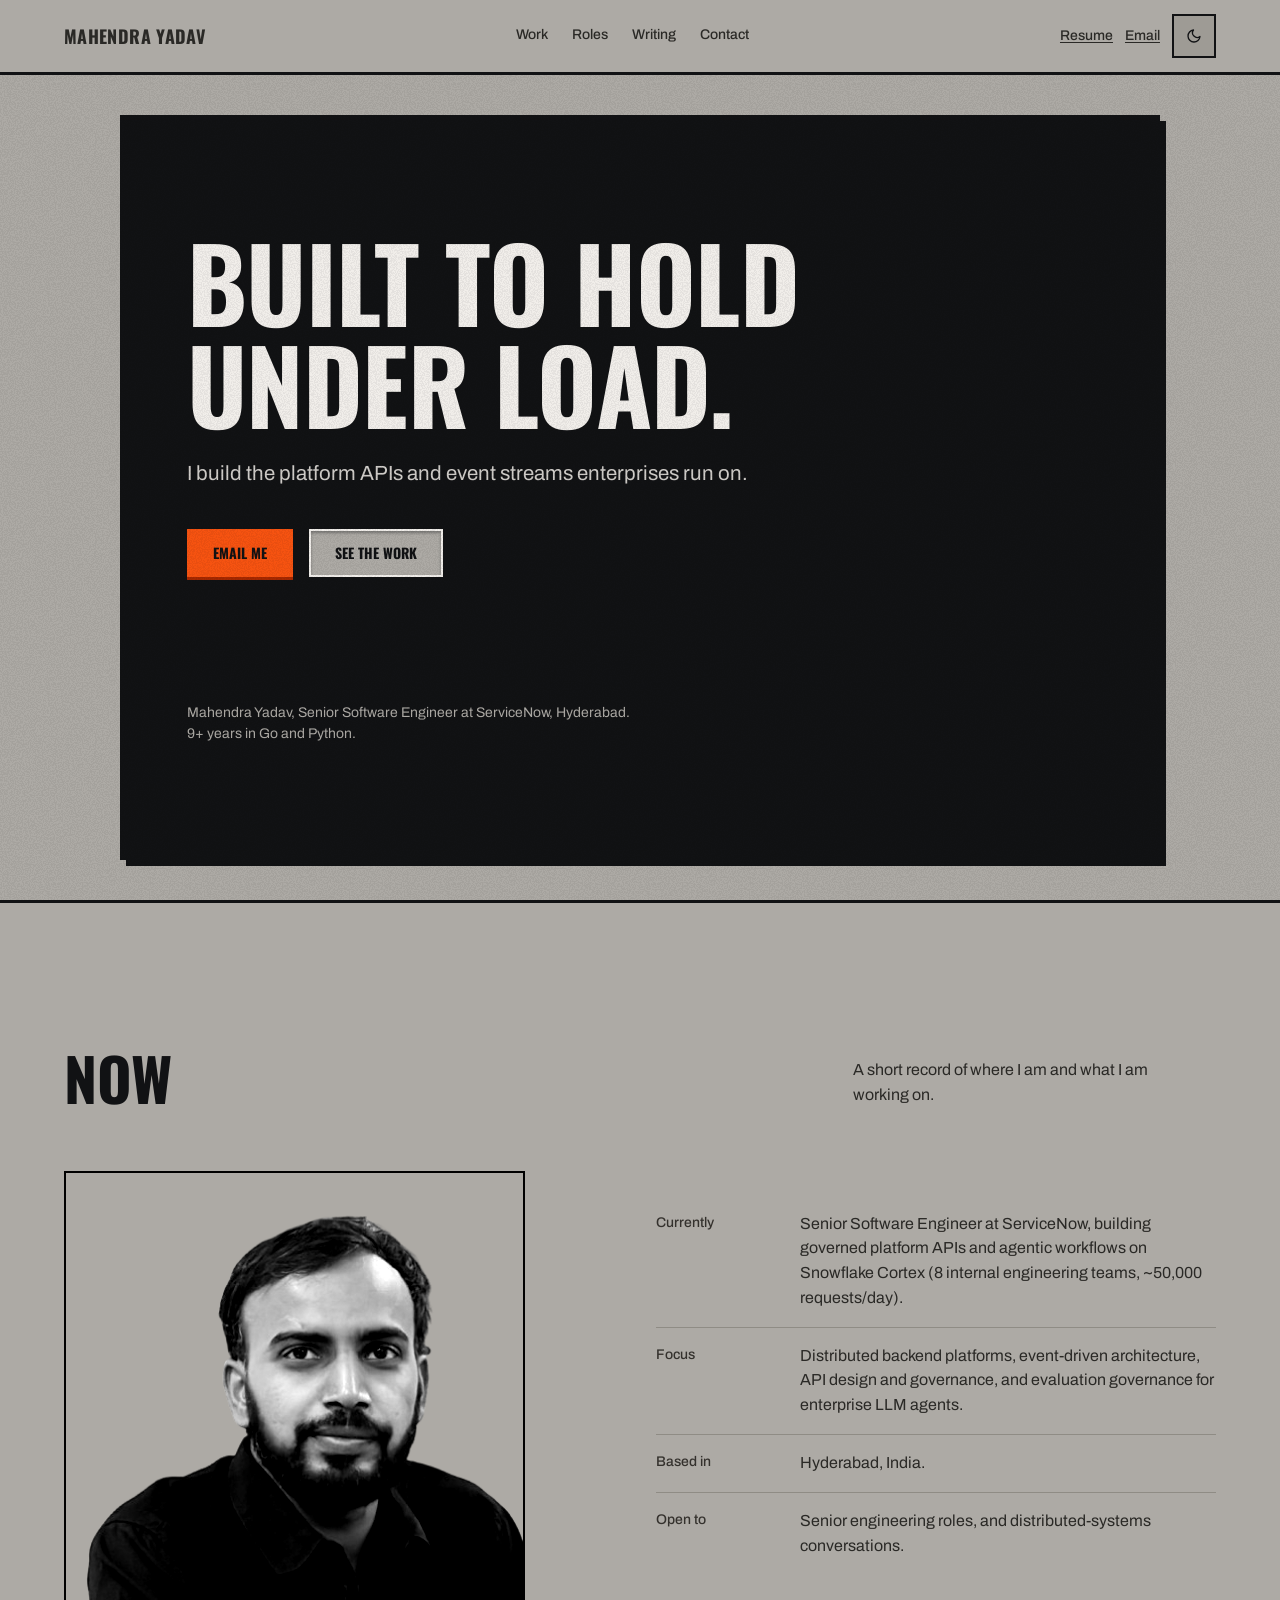
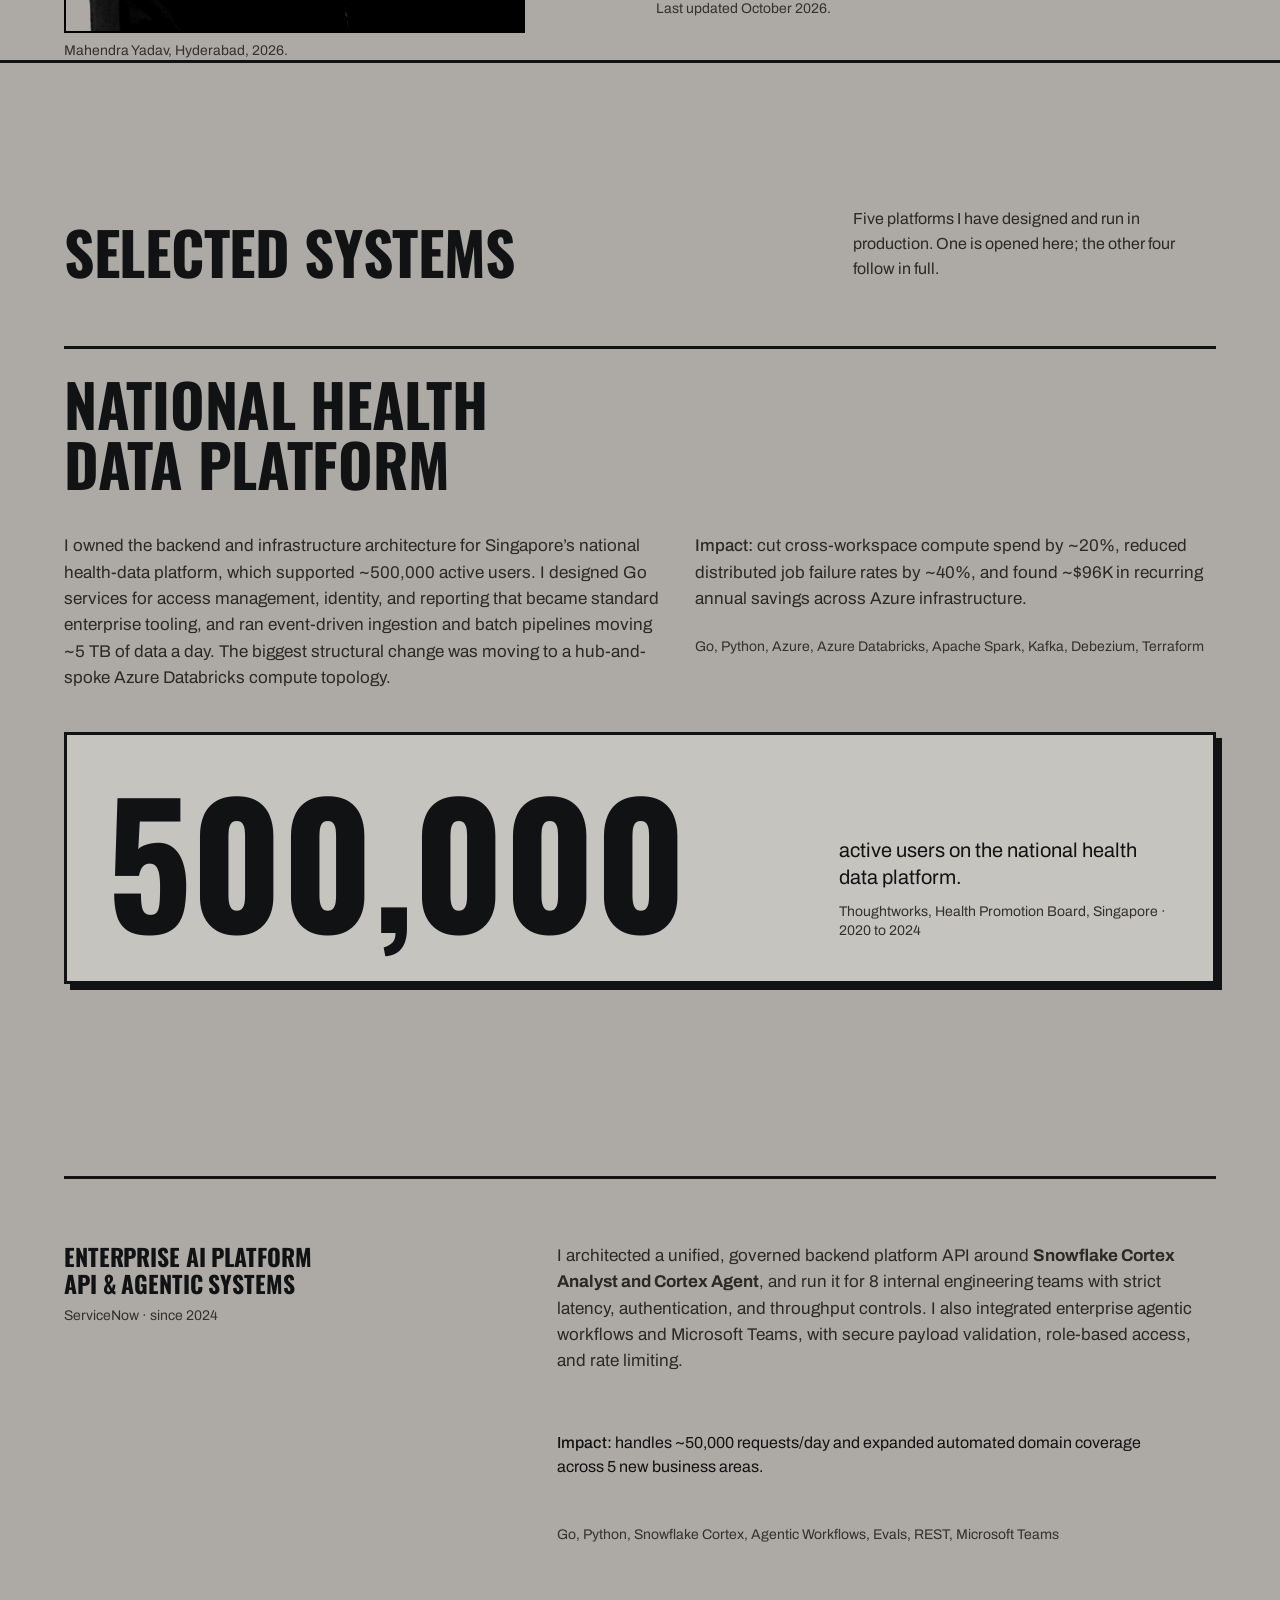
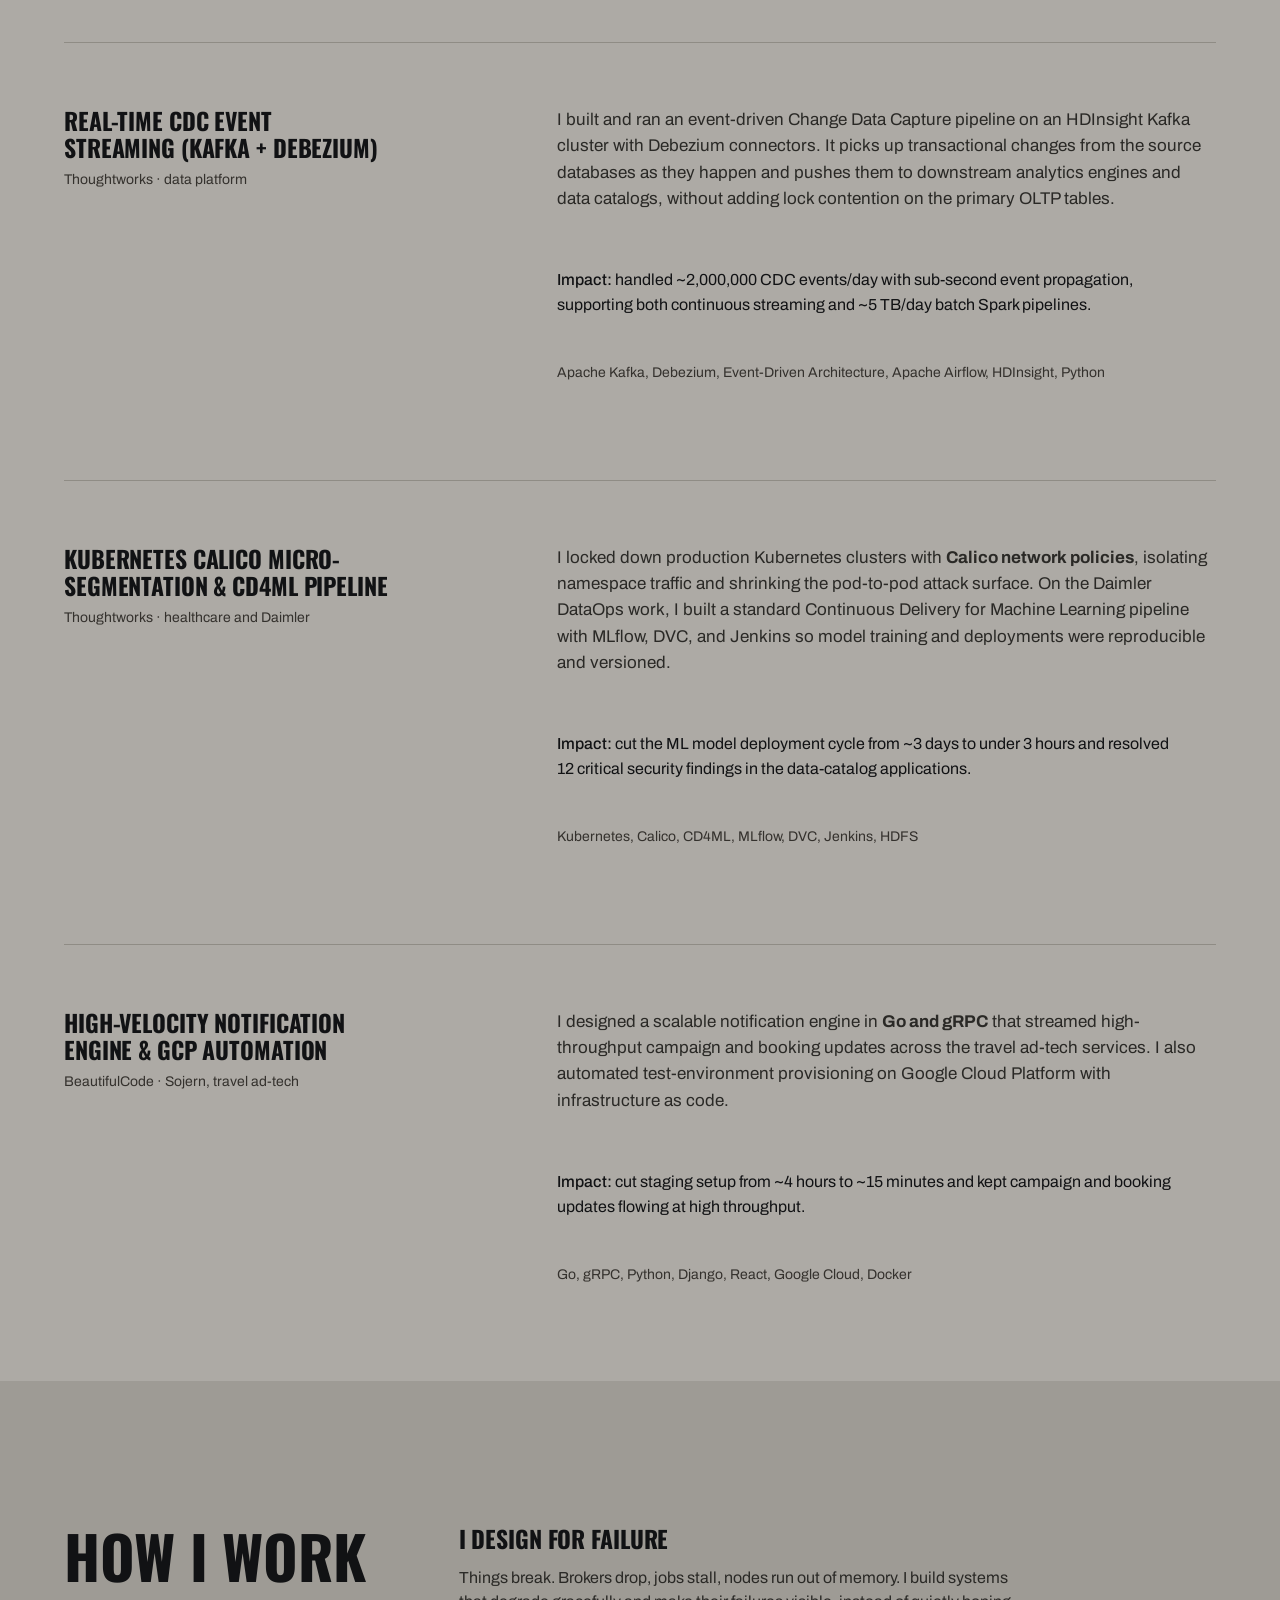
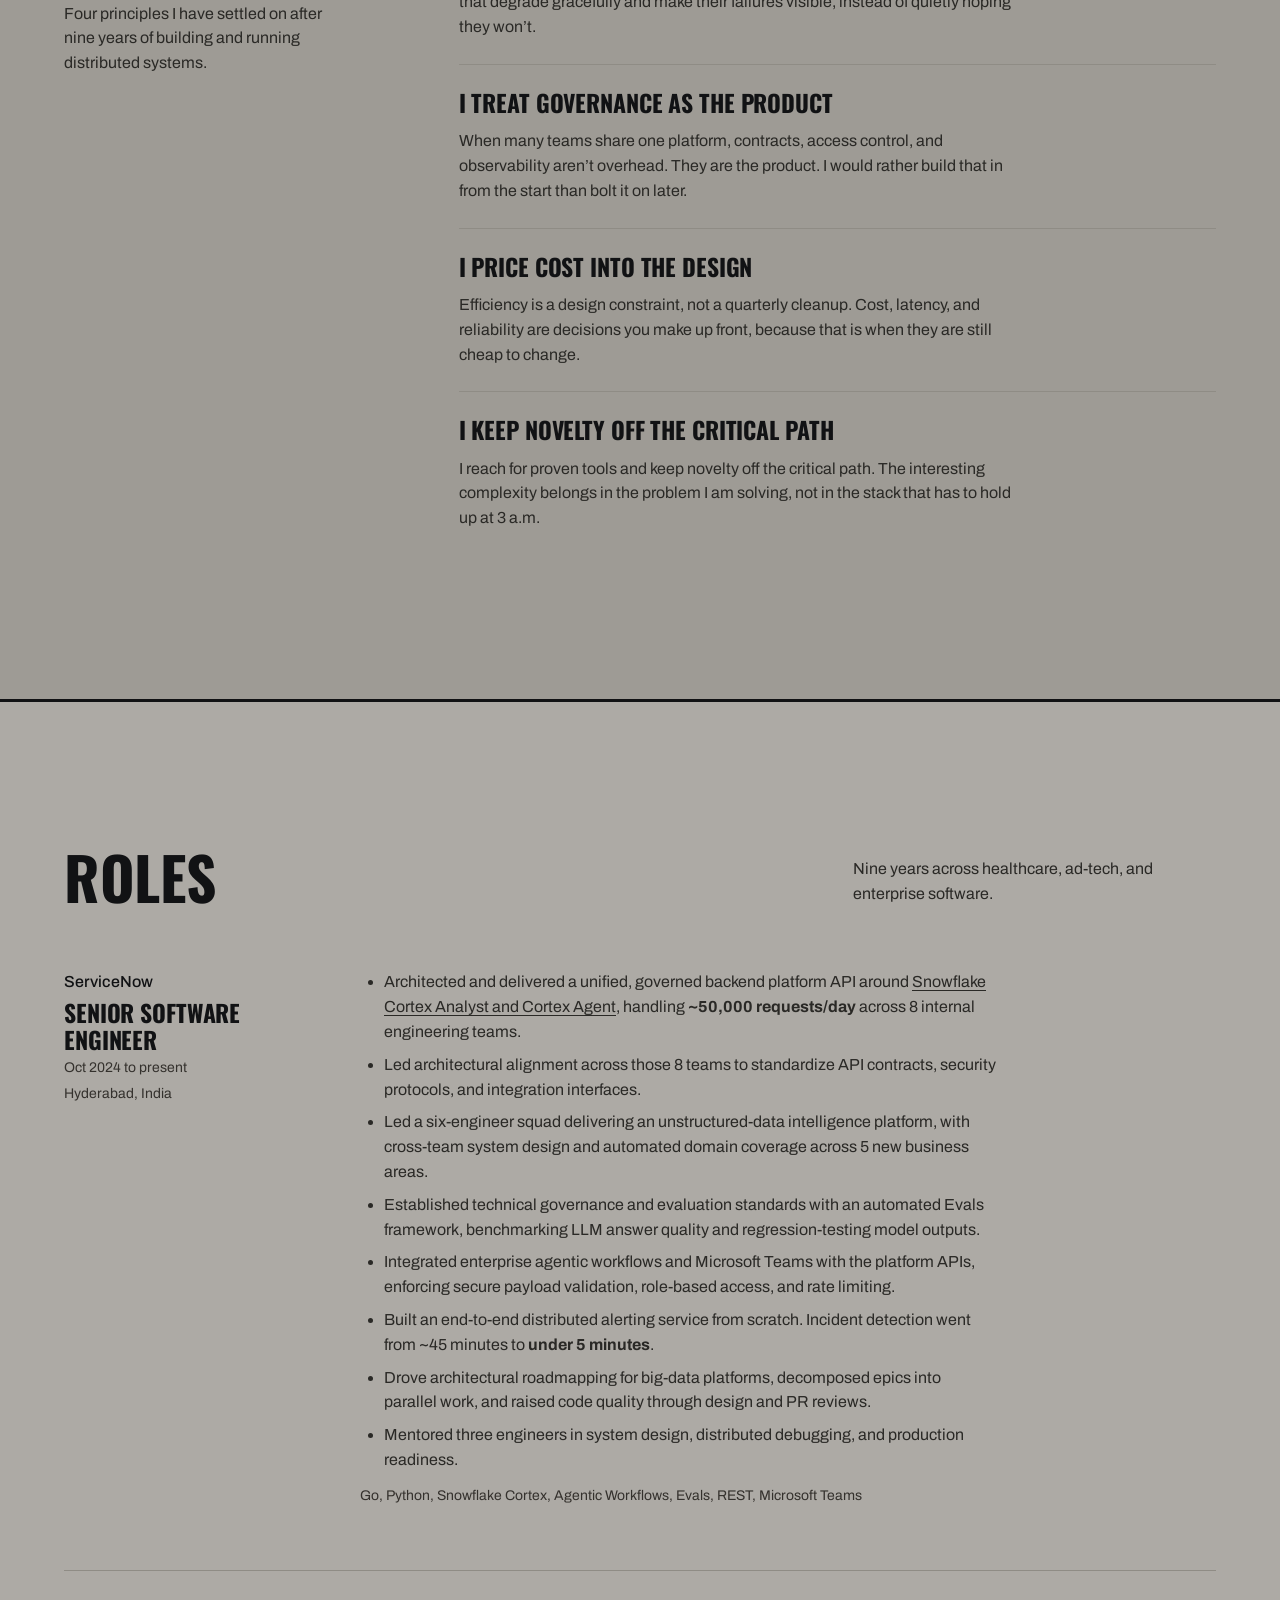
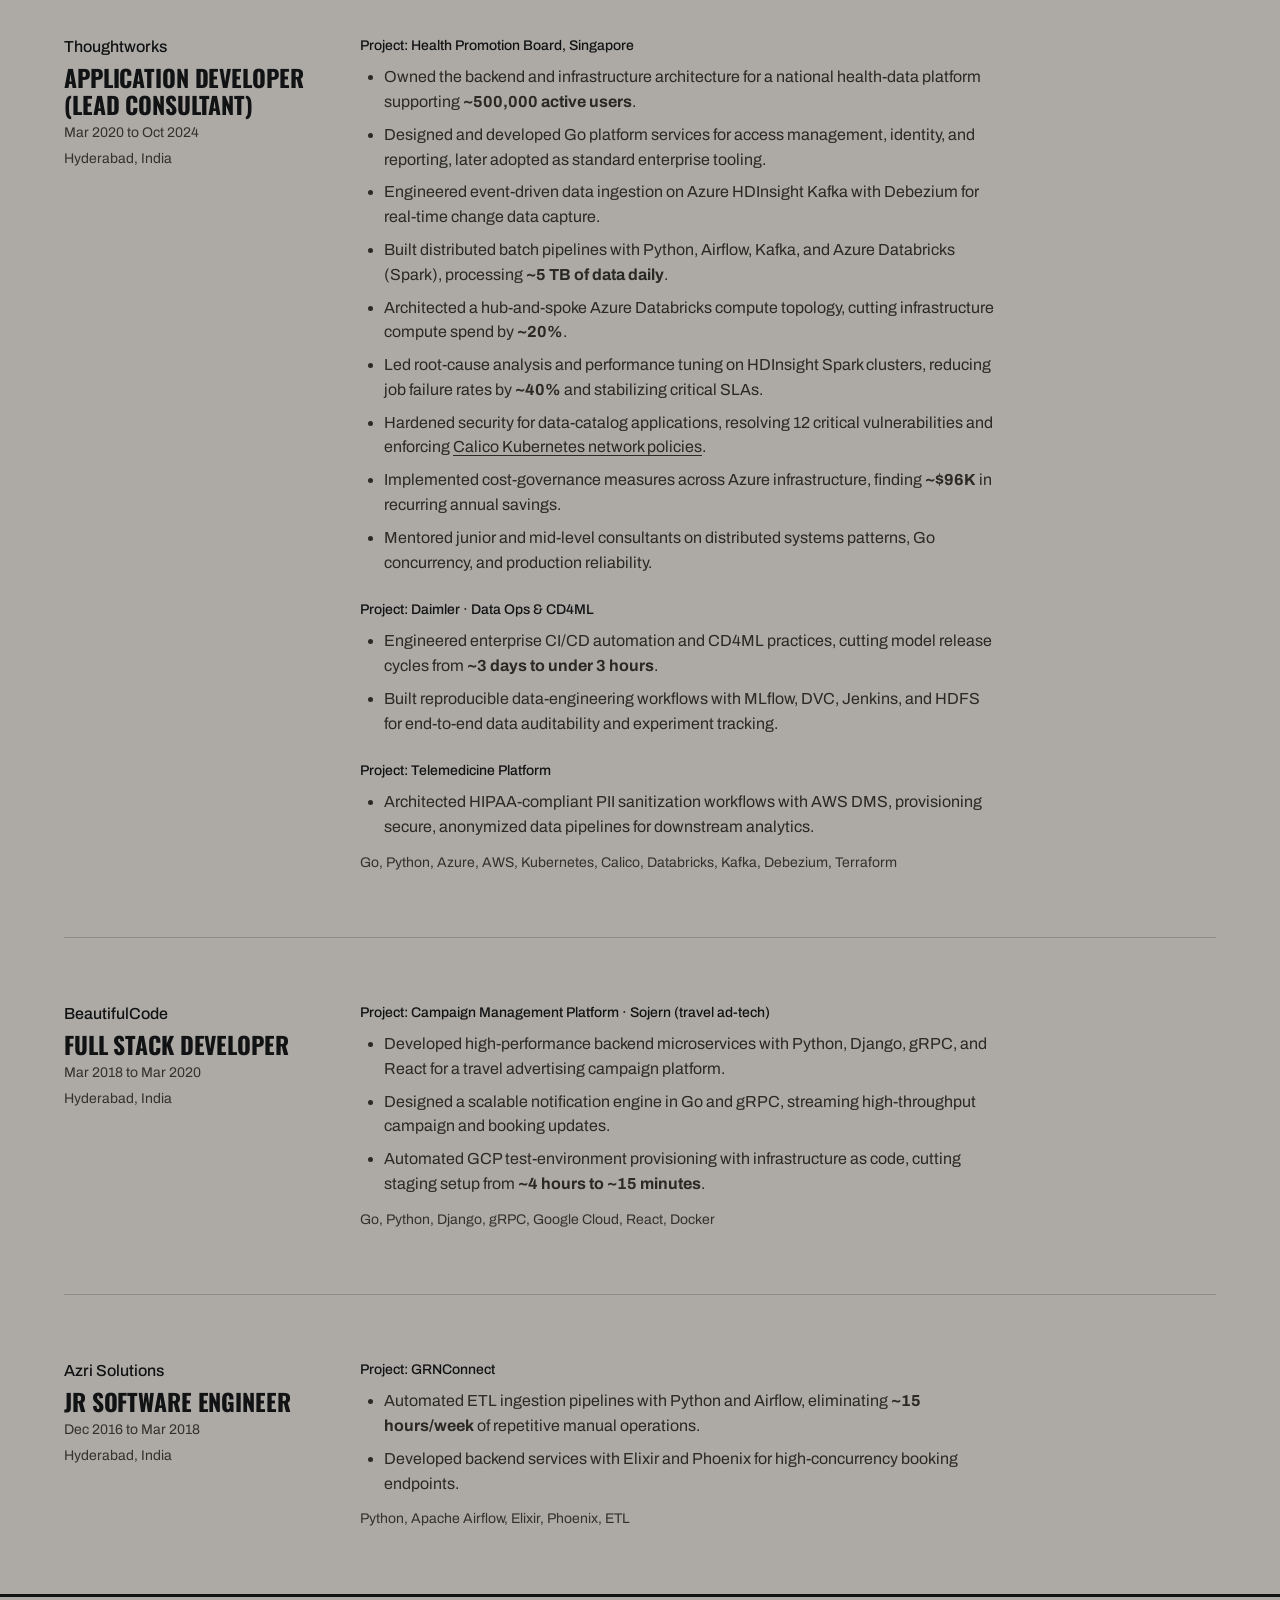
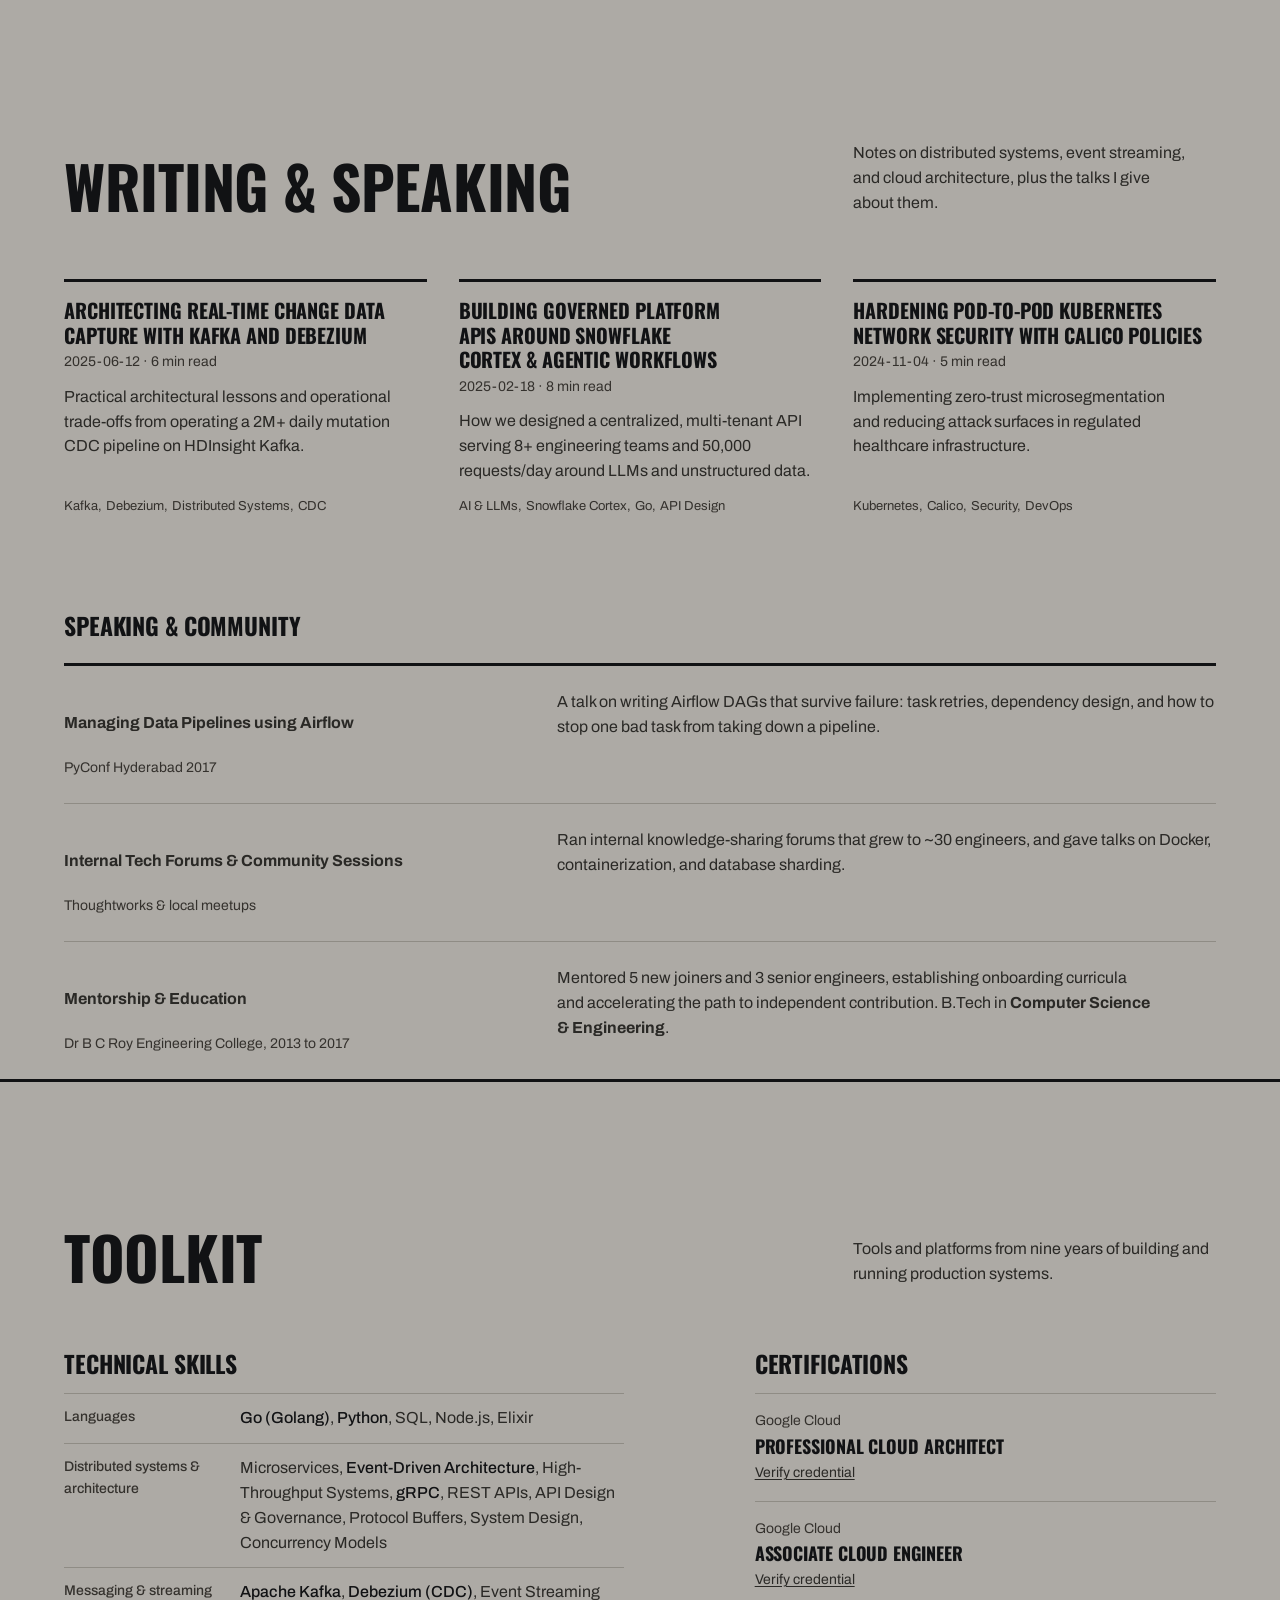
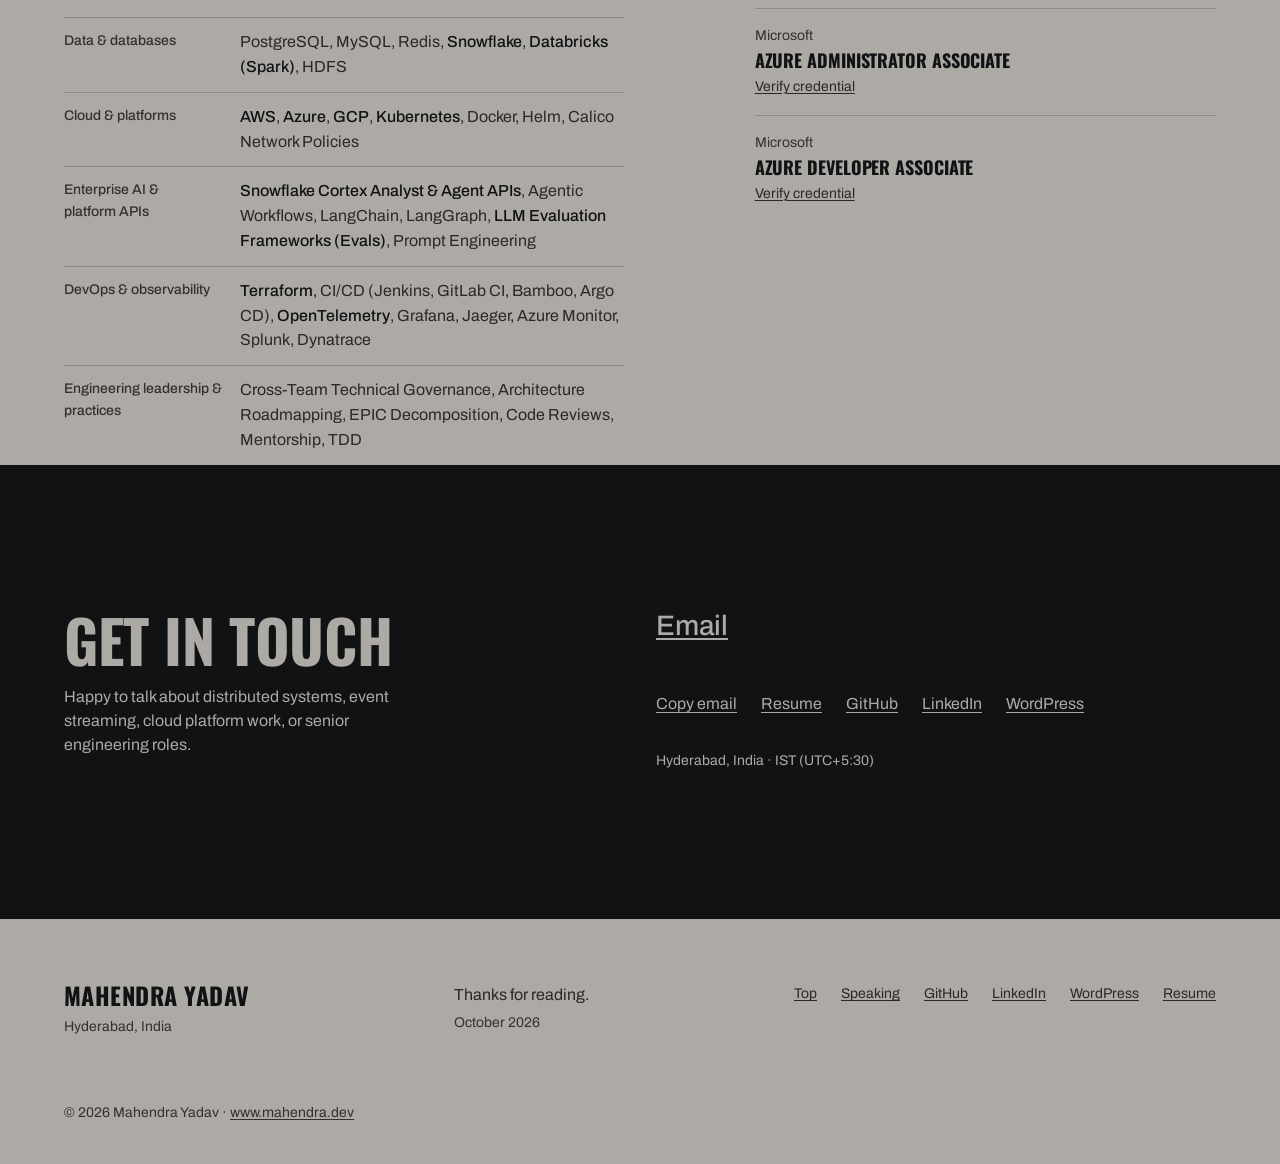
<file: index.html>
<!DOCTYPE html>
<html lang="en" data-theme="light">

<head>
  <meta charset="utf-8">
  <meta http-equiv="X-UA-Compatible" content="IE=edge">
  <meta name="viewport" content="width=device-width, initial-scale=1.0">

  <!-- SEO Primary Meta Tags -->
  <title>Mahendra Yadav | Senior Software Engineer, Distributed Systems &amp; Backend Architecture</title>
  <meta name="title"
    content="Mahendra Yadav | Senior Software Engineer, Distributed Systems &amp; Backend Architecture">
  <meta name="description"
    content="Senior Software Engineer with 9+ years architecting, building, and operating high-throughput, cloud-native distributed backend platforms and microservices in Go and Python across AWS, Azure, and GCP.">
  <meta name="keywords"
    content="Mahendra Yadav, Senior Software Engineer, Distributed Systems, Backend Architecture, Golang, Python, Kubernetes, Kafka, Snowflake Cortex, Azure Certified, GCP Certified, Terraform">
  <meta name="author" content="Mahendra Yadav">
  <link rel="canonical" href="https://www.mahendra.dev">

  <!-- Open Graph / LinkedIn / Social -->
  <meta property="og:type" content="website">
  <meta property="og:url" content="https://www.mahendra.dev">
  <meta property="og:title" content="Mahendra Yadav | Senior Software Engineer">
  <meta property="og:description"
    content="Distributed systems, backend architecture, Go, Python, Kubernetes, Kafka, Snowflake Cortex.">

  <!-- Favicon -->
  <link rel="icon" href="favicon.ico" sizes="16x16 32x32 48x48">
  <link rel="icon" href="favicon.svg" type="image/svg+xml">
  <link rel="apple-touch-icon" href="apple-touch-icon.png">

  <!-- Oswald over Archivo -->
  <link rel="preconnect" href="https://fonts.googleapis.com">
  <link rel="preconnect" href="https://fonts.gstatic.com" crossorigin>
  <link
    href="https://fonts.googleapis.com/css2?family=Archivo:wght@400;500;700&family=Oswald:wght@400;500;700&display=swap"
    rel="stylesheet">

  <!-- Stylesheet -->
  <script>document.documentElement.classList.add('js');</script>
  <link rel="stylesheet" href="site.css">
</head>

<body id="top">

  <div class="scroll-progress" id="scroll-progress" aria-hidden="true"></div>
  <a class="skip" href="#main">Skip to content</a>

  <!-- ========================================================================
       Header: edge-aligned nav
       ======================================================================== -->
  <header class="site-header">
    <div class="container nav-inner">
      <a href="#top" class="wordmark" aria-label="Mahendra Yadav, top of page">Mahendra Yadav</a>

      <nav class="nav-menu" aria-label="Main navigation">
        <a href="#systems">Work</a>
        <a href="#experience">Roles</a>
        <a href="#writing">Writing</a>
        <a href="#contact">Contact</a>
      </nav>

      <div class="nav-controls">
        <a class="nav-resume"
          href="https://docs.google.com/document/d/10V5MqPT3aXy2YqdZ8eZ7WwgzzUgmUl80yHX7yswk6CI/edit?usp=sharing"
          target="_blank" rel="noopener">Resume</a>
        <a class="nav-email" href="mailto:mahendra.k12+contact@gmail.com">Email</a>

        <button id="theme-toggle" class="theme-button" aria-label="Toggle dark and light theme" title="Toggle theme">
          <span id="theme-icon">
            <svg width="16" height="16" viewBox="0 0 24 24" fill="none" stroke="currentColor" stroke-width="2"
              stroke-linecap="round" stroke-linejoin="round">
              <circle cx="12" cy="12" r="5"></circle>
              <line x1="12" y1="1" x2="12" y2="3"></line>
              <line x1="12" y1="21" x2="12" y2="23"></line>
              <line x1="4.22" y1="4.22" x2="5.64" y2="5.64"></line>
              <line x1="18.36" y1="18.36" x2="19.78" y2="19.78"></line>
              <line x1="1" y1="12" x2="3" y2="12"></line>
              <line x1="21" y1="12" x2="23" y2="12"></line>
              <line x1="4.22" y1="19.78" x2="5.64" y2="18.36"></line>
              <line x1="18.36" y1="5.64" x2="19.78" y2="4.22"></line>
            </svg>
          </span>
        </button>

        <button id="mobile-toggle" class="mobile-toggle" aria-label="Toggle menu">
          <svg width="18" height="18" viewBox="0 0 24 24" fill="none" stroke="currentColor" stroke-width="2"
            stroke-linecap="round" stroke-linejoin="round">
            <line x1="3" y1="12" x2="21" y2="12"></line>
            <line x1="3" y1="6" x2="21" y2="6"></line>
            <line x1="3" y1="18" x2="21" y2="18"></line>
          </svg>
        </button>
      </div>
    </div>
  </header>

  <main id="main">

    <!-- ======================================================================
         Hero: Corridor, one centred column, left-ragged
         ====================================================================== -->
    <section id="about" class="hero">
      <div class="container">
        <div class="hero-board">
          <h1>Built to hold under load.</h1>
          <p class="hero-lead">I build the platform APIs and event streams enterprises run on.</p>
          <div class="hero-actions">
            <a class="btn btn--primary" href="mailto:mahendra.k12+contact@gmail.com">Email me</a>
            <a class="btn btn--quiet" href="#systems">See the work</a>
          </div>
          <p class="hero-foot">Mahendra Yadav, Senior Software Engineer at ServiceNow, Hyderabad.<br>9+ years in Go
            and Python.</p>
        </div>
      </div>
    </section>

    <!-- ======================================================================
         Now: where I am
         ====================================================================== -->
    <section class="section section--bar">
      <div class="container">
        <div class="section-head">
          <h2>Now</h2>
          <p class="section-line">A short record of where I am and what I am working on.</p>
        </div>

        <div class="now-grid">
          <figure class="portrait">
            <img src="assets/mahendra-yadav.png" alt="Portrait of Mahendra Yadav" width="454" height="454"
              loading="lazy">
            <figcaption class="caption">Mahendra Yadav, Hyderabad, 2026.</figcaption>
          </figure>

          <div class="now-facts">
            <dl class="facts">
              <div>
                <dt>Currently</dt>
                <dd>Senior Software Engineer at ServiceNow, building governed platform APIs and agentic workflows on
                  Snowflake Cortex (8 internal engineering teams, ~50,000 requests/day).</dd>
              </div>
              <div>
                <dt>Focus</dt>
                <dd>Distributed backend platforms, event-driven architecture, API design and governance, and
                  evaluation governance for enterprise LLM agents.</dd>
              </div>
              <div>
                <dt>Based in</dt>
                <dd>Hyderabad, India.</dd>
              </div>
              <div>
                <dt>Open to</dt>
                <dd>Senior engineering roles, and distributed-systems conversations.</dd>
              </div>
            </dl>
            <p class="now-updated">Last updated October 2026.</p>
          </div>
        </div>
      </div>
    </section>

    <!-- ======================================================================
         Work: one opened case, then the index
         ====================================================================== -->
    <section id="systems" class="section section--bar">
      <div class="container">
        <div class="section-head">
          <h2>Selected systems</h2>
          <p class="section-line">Five platforms I have designed and run in production. One is opened here; the other
            four follow in full.</p>
        </div>

        <article class="case">
          <header class="case-head">
            <h3>National Health Data Platform</h3>
          </header>

          <div class="case-body">
            <p class="case-story">I owned the backend and infrastructure architecture for Singapore’s national
              health-data platform, which supported ~500,000 active users. I designed Go services for access
              management, identity, and reporting that became standard enterprise tooling, and ran event-driven
              ingestion and batch pipelines moving ~5 TB of data a day. The biggest structural change was moving to a
              hub-and-spoke Azure Databricks compute topology.</p>
            <div class="case-aside">
              <p class="impact"><strong>Impact:</strong> cut cross-workspace compute spend by ~20%, reduced
                distributed job failure rates by ~40%, and found ~$96K in recurring annual savings across Azure
                infrastructure.</p>
              <p class="stack">Go, Python, Azure, Azure Databricks, Apache Spark, Kafka, Debezium, Terraform</p>
            </div>
          </div>

          <div class="plate">
            <p class="plate-figure num">500,000</p>
            <div class="plate-note">
              <p>active users on the national health data platform.</p>
              <p class="plate-source">Thoughtworks, Health Promotion Board, Singapore · 2020 to 2024</p>
            </div>
          </div>
        </article>

        <div class="work-list">
          <article class="entry">
            <div class="entry-head">
              <h3>Enterprise AI Platform API &amp; Agentic Systems</h3>
              <p class="entry-meta">ServiceNow · since 2024</p>
            </div>
            <p class="entry-body">I architected a unified, governed backend platform API around <strong>Snowflake
                Cortex Analyst and Cortex Agent</strong>, and run it for 8 internal engineering teams with strict
              latency, authentication, and throughput controls. I also integrated enterprise agentic workflows and
              Microsoft Teams, with secure payload validation, role-based access, and rate limiting.</p>
            <p class="impact"><strong>Impact:</strong> handles ~50,000 requests/day and expanded automated domain
              coverage across 5 new business areas.</p>
            <p class="stack">Go, Python, Snowflake Cortex, Agentic Workflows, Evals, REST, Microsoft Teams</p>
          </article>

          <article class="entry">
            <div class="entry-head">
              <h3>Real-Time CDC Event Streaming (Kafka + Debezium)</h3>
              <p class="entry-meta">Thoughtworks · data platform</p>
            </div>
            <p class="entry-body">I built and ran an event-driven Change Data Capture pipeline on an HDInsight Kafka
              cluster with Debezium connectors. It picks up transactional changes from the source databases as they
              happen and pushes them to downstream analytics engines and data catalogs, without adding lock contention
              on the primary OLTP tables.</p>
            <p class="impact"><strong>Impact:</strong> handled ~2,000,000 CDC events/day with sub-second event
              propagation, supporting both continuous streaming and ~5 TB/day batch Spark pipelines.</p>
            <p class="stack">Apache Kafka, Debezium, Event-Driven Architecture, Apache Airflow, HDInsight, Python
            </p>
          </article>

          <article class="entry">
            <div class="entry-head">
              <h3>Kubernetes Calico Micro-Segmentation &amp; CD4ML Pipeline</h3>
              <p class="entry-meta">Thoughtworks · healthcare and Daimler</p>
            </div>
            <p class="entry-body">I locked down production Kubernetes clusters with <strong>Calico network
                policies</strong>, isolating namespace traffic and shrinking the pod-to-pod attack surface. On the
              Daimler DataOps work, I built a standard Continuous Delivery for Machine Learning pipeline with MLflow,
              DVC, and Jenkins so model training and deployments were reproducible and versioned.</p>
            <p class="impact"><strong>Impact:</strong> cut the ML model deployment cycle from ~3 days to under 3 hours
              and resolved 12 critical security findings in the data-catalog applications.</p>
            <p class="stack">Kubernetes, Calico, CD4ML, MLflow, DVC, Jenkins, HDFS</p>
          </article>

          <article class="entry">
            <div class="entry-head">
              <h3>High-Velocity Notification Engine &amp; GCP Automation</h3>
              <p class="entry-meta">BeautifulCode · Sojern, travel ad-tech</p>
            </div>
            <p class="entry-body">I designed a scalable notification engine in <strong>Go and gRPC</strong> that
              streamed high-throughput campaign and booking updates across the travel ad-tech services. I also
              automated test-environment provisioning on Google Cloud Platform with infrastructure as code.</p>
            <p class="impact"><strong>Impact:</strong> cut staging setup from ~4 hours to ~15 minutes and kept
              campaign and booking updates flowing at high throughput.</p>
            <p class="stack">Go, gRPC, Python, Django, React, Google Cloud, Docker</p>
          </article>
        </div>
      </div>
    </section>

    <!-- ======================================================================
         Method: four principles, head beside rows
         ====================================================================== -->
    <section id="philosophy" class="section section--band">
      <div class="container method">
        <div class="method-head">
          <h2>How I work</h2>
          <p>Four principles I have settled on after nine years of building and running distributed systems.</p>
        </div>

        <div class="method-list">
          <article class="principle">
            <h3>I design for failure</h3>
            <p>Things break. Brokers drop, jobs stall, nodes run out of memory. I build systems that degrade
              gracefully and make their failures visible, instead of quietly hoping they won’t.</p>
          </article>

          <article class="principle">
            <h3>I treat governance as the product</h3>
            <p>When many teams share one platform, contracts, access control, and observability aren’t overhead. They
              are the product. I would rather build that in from the start than bolt it on later.</p>
          </article>

          <article class="principle">
            <h3>I price cost into the design</h3>
            <p>Efficiency is a design constraint, not a quarterly cleanup. Cost, latency, and reliability are
              decisions you make up front, because that is when they are still cheap to change.</p>
          </article>

          <article class="principle">
            <h3>I keep novelty off the critical path</h3>
            <p>I reach for proven tools and keep novelty off the critical path. The interesting complexity belongs in
              the problem I am solving, not in the stack that has to hold up at 3 a.m.</p>
          </article>
        </div>
      </div>
    </section>

    <!-- ======================================================================
         Roles
         ====================================================================== -->
    <section id="experience" class="section section--bar">
      <div class="container">
        <div class="section-head">
          <h2>Roles</h2>
          <p class="section-line">Nine years across healthcare, ad-tech, and enterprise software.</p>
        </div>

        <div class="roles">
          <article class="role">
            <div class="role-side">
              <p class="role-company">ServiceNow</p>
              <h3>Senior Software Engineer</h3>
              <p class="role-period">Oct 2024 to present</p>
              <p class="role-place">Hyderabad, India</p>
            </div>
            <div class="role-main">
              <ul>
                <li>Architected and delivered a unified, governed backend platform API around <a
                    href="post.html?id=building-governed-ai-apis-snowflake-cortex" class="inline-link">Snowflake Cortex
                    Analyst and Cortex Agent</a>, handling <strong>~50,000 requests/day</strong> across 8 internal
                  engineering teams.</li>
                <li>Led architectural alignment across those 8 teams to standardize API contracts, security
                  protocols, and integration interfaces.</li>
                <li>Led a six-engineer squad delivering an unstructured-data intelligence platform, with cross-team
                  system design and automated domain coverage across 5 new business areas.</li>
                <li>Established technical governance and evaluation standards with an automated Evals framework,
                  benchmarking LLM answer quality and regression-testing model outputs.</li>
                <li>Integrated enterprise agentic workflows and Microsoft Teams with the platform APIs, enforcing
                  secure payload validation, role-based access, and rate limiting.</li>
                <li>Built an end-to-end distributed alerting service from scratch. Incident detection went from ~45
                  minutes to <strong>under 5 minutes</strong>.</li>
                <li>Drove architectural roadmapping for big-data platforms, decomposed epics into parallel work, and
                  raised code quality through design and PR reviews.</li>
                <li>Mentored three engineers in system design, distributed debugging, and production readiness.</li>
              </ul>
              <p class="stack">Go, Python, Snowflake Cortex, Agentic Workflows, Evals, REST, Microsoft Teams</p>
            </div>
          </article>

          <article class="role">
            <div class="role-side">
              <p class="role-company">Thoughtworks</p>
              <h3>Application Developer (Lead Consultant)</h3>
              <p class="role-period">Mar 2020 to Oct 2024</p>
              <p class="role-place">Hyderabad, India</p>
            </div>
            <div class="role-main">
              <p class="project-label">Project: Health Promotion Board, Singapore</p>
              <ul>
                <li>Owned the backend and infrastructure architecture for a national health-data platform supporting
                  <strong>~500,000 active users</strong>.
                </li>
                <li>Designed and developed Go platform services for access management, identity, and reporting, later
                  adopted as standard enterprise tooling.</li>
                <li>Engineered event-driven data ingestion on Azure HDInsight Kafka with Debezium for real-time
                  change data capture.</li>
                <li>Built distributed batch pipelines with Python, Airflow, Kafka, and Azure Databricks (Spark),
                  processing <strong>~5 TB of data daily</strong>.</li>
                <li>Architected a hub-and-spoke Azure Databricks compute topology, cutting infrastructure compute
                  spend by <strong>~20%</strong>.</li>
                <li>Led root-cause analysis and performance tuning on HDInsight Spark clusters, reducing job failure
                  rates by <strong>~40%</strong> and stabilizing critical SLAs.</li>
                <li>Hardened security for data-catalog applications, resolving 12 critical vulnerabilities and
                  enforcing <a href="post.html?id=kubernetes-network-security-calico" class="inline-link">Calico
                    Kubernetes network policies</a>.</li>
                <li>Implemented cost-governance measures across Azure infrastructure, finding <strong>~$96K</strong>
                  in recurring annual savings.</li>
                <li>Mentored junior and mid-level consultants on distributed systems patterns, Go concurrency, and
                  production reliability.</li>
              </ul>

              <p class="project-label">Project: Daimler · Data Ops &amp; CD4ML</p>
              <ul>
                <li>Engineered enterprise CI/CD automation and CD4ML practices, cutting model release cycles from
                  <strong>~3 days to under 3 hours</strong>.
                </li>
                <li>Built reproducible data-engineering workflows with MLflow, DVC, Jenkins, and HDFS for end-to-end
                  data auditability and experiment tracking.</li>
              </ul>

              <p class="project-label">Project: Telemedicine Platform</p>
              <ul>
                <li>Architected HIPAA-compliant PII sanitization workflows with AWS DMS, provisioning secure,
                  anonymized data pipelines for downstream analytics.</li>
              </ul>

              <p class="stack">Go, Python, Azure, AWS, Kubernetes, Calico, Databricks, Kafka, Debezium,
                Terraform</p>
            </div>
          </article>

          <article class="role">
            <div class="role-side">
              <p class="role-company">BeautifulCode</p>
              <h3>Full Stack Developer</h3>
              <p class="role-period">Mar 2018 to Mar 2020</p>
              <p class="role-place">Hyderabad, India</p>
            </div>
            <div class="role-main">
              <p class="project-label">Project: Campaign Management Platform · Sojern (travel ad-tech)</p>
              <ul>
                <li>Developed high-performance backend microservices with Python, Django, gRPC, and React for a
                  travel advertising campaign platform.</li>
                <li>Designed a scalable notification engine in Go and gRPC, streaming high-throughput campaign and
                  booking updates.</li>
                <li>Automated GCP test-environment provisioning with infrastructure as code, cutting staging setup
                  from <strong>~4 hours to ~15 minutes</strong>.</li>
              </ul>
              <p class="stack">Go, Python, Django, gRPC, Google Cloud, React, Docker</p>
            </div>
          </article>

          <article class="role">
            <div class="role-side">
              <p class="role-company">Azri Solutions</p>
              <h3>Jr Software Engineer</h3>
              <p class="role-period">Dec 2016 to Mar 2018</p>
              <p class="role-place">Hyderabad, India</p>
            </div>
            <div class="role-main">
              <p class="project-label">Project: GRNConnect</p>
              <ul>
                <li>Automated ETL ingestion pipelines with Python and Airflow, eliminating <strong>~15
                    hours/week</strong>
                  of repetitive manual operations.</li>
                <li>Developed backend services with Elixir and Phoenix for high-concurrency booking endpoints.</li>
              </ul>
              <p class="stack">Python, Apache Airflow, Elixir, Phoenix, ETL</p>
            </div>
          </article>
        </div>
      </div>
    </section>

    <!-- ======================================================================
         Writing
         ====================================================================== -->
    <section id="writing" class="section section--bar">
      <div class="container">
        <div class="section-head">
          <h2>Writing &amp; speaking</h2>
          <p class="section-line">Notes on distributed systems, event streaming, and cloud architecture, plus the
            talks I give about them.</p>
        </div>

        <div class="writing-list" id="writing-posts-list">
          <a href="post.html?id=real-time-cdc-kafka-debezium" class="writing-item">
            <div class="writing-header">
              <h3 class="writing-title">Architecting Real-Time Change Data Capture with Kafka and Debezium</h3>
              <span class="writing-meta">2025-06-12 · 6 min read</span>
            </div>
            <p class="writing-excerpt">What actually goes wrong running a 2M+ events/day CDC pipeline on HDInsight
              Kafka, and the trade-offs we settled on.</p>
            <div class="tags-row">
              <span class="tag">Kafka</span>
              <span class="tag">Debezium</span>
              <span class="tag">Distributed Systems</span>
              <span class="tag">CDC</span>
            </div>
          </a>

          <a href="post.html?id=building-governed-ai-apis-snowflake-cortex" class="writing-item">
            <div class="writing-header">
              <h3 class="writing-title">Building Governed Platform APIs Around Snowflake Cortex &amp; Agentic
                Workflows</h3>
              <span class="writing-meta">2025-02-18 · 8 min read</span>
            </div>
            <p class="writing-excerpt">How we built a shared, multi-tenant API for LLMs and unstructured data that now
              serves 8 internal teams and handles 50,000 requests a day.</p>
            <div class="tags-row">
              <span class="tag">AI &amp; LLMs</span>
              <span class="tag">Snowflake Cortex</span>
              <span class="tag">Go</span>
              <span class="tag">API Design</span>
            </div>
          </a>

          <a href="post.html?id=kubernetes-network-security-calico" class="writing-item">
            <div class="writing-header">
              <h3 class="writing-title">Hardening Pod-to-Pod Kubernetes Network Security with Calico Policies</h3>
              <span class="writing-meta">2024-11-04 · 5 min read</span>
            </div>
            <p class="writing-excerpt">Zero-trust microsegmentation in a regulated healthcare cluster, and what it did
              to the attack surface.</p>
            <div class="tags-row">
              <span class="tag">Kubernetes</span>
              <span class="tag">Calico</span>
              <span class="tag">Security</span>
              <span class="tag">DevOps</span>
            </div>
          </a>
        </div>

        <div class="talks-block" id="speaking">
          <h3 class="talks-head">Speaking &amp; community</h3>
          <div class="talk-list">
            <article class="talk">
              <div class="talk-title">
                <h4>Managing Data Pipelines using Airflow</h4>
                <p class="talk-event">PyConf Hyderabad 2017</p>
              </div>
              <p class="talk-desc">A talk on writing Airflow DAGs that survive failure: task retries, dependency
                design, and how to stop one bad task from taking down a pipeline.</p>
            </article>

            <article class="talk">
              <div class="talk-title">
                <h4>Internal Tech Forums &amp; Community Sessions</h4>
                <p class="talk-event">Thoughtworks &amp; local meetups</p>
              </div>
              <p class="talk-desc">Ran internal knowledge-sharing forums that grew to ~30 engineers, and gave talks
                on Docker, containerization, and database sharding.</p>
            </article>

            <article class="talk">
              <div class="talk-title">
                <h4>Mentorship &amp; Education</h4>
                <p class="talk-event">Dr B C Roy Engineering College, 2013 to 2017</p>
              </div>
              <p class="talk-desc">Mentored 5 new joiners and 3 senior engineers, establishing onboarding curricula
                and accelerating the path to independent contribution. B.Tech in <strong>Computer Science &amp;
                  Engineering</strong>.</p>
            </article>
          </div>
        </div>
      </div>
    </section>

    <!-- ======================================================================
         Toolkit: skills beside certifications
         ====================================================================== -->
    <section id="skills" class="section section--bar">
      <div class="container">
        <div class="section-head">
          <h2>Toolkit</h2>
          <p class="section-line">Tools and platforms from nine years of building and running production systems.</p>
        </div>

        <div class="toolkit">
          <div class="skills">
            <h3>Technical skills</h3>

            <div class="skill-row">
              <p class="skill-category">Languages</p>
              <p class="skill-items"><span class="is-core">Go (Golang)</span>, <span class="is-core">Python</span>,
                SQL, Node.js, Elixir</p>
            </div>

            <div class="skill-row">
              <p class="skill-category">Distributed systems &amp; architecture</p>
              <p class="skill-items">Microservices, <span class="is-core">Event-Driven Architecture</span>,
                High-Throughput Systems, <span class="is-core">gRPC</span>, REST APIs, API Design &amp; Governance,
                Protocol Buffers, System Design, Concurrency Models</p>
            </div>

            <div class="skill-row">
              <p class="skill-category">Messaging &amp; streaming</p>
              <p class="skill-items"><span class="is-core">Apache Kafka</span>, <span class="is-core">Debezium
                  (CDC)</span>, Event Streaming</p>
            </div>

            <div class="skill-row">
              <p class="skill-category">Data &amp; databases</p>
              <p class="skill-items">PostgreSQL, MySQL, Redis, <span class="is-core">Snowflake</span>, <span
                  class="is-core">Databricks (Spark)</span>, HDFS</p>
            </div>

            <div class="skill-row">
              <p class="skill-category">Cloud &amp; platforms</p>
              <p class="skill-items"><span class="is-core">AWS</span>, <span class="is-core">Azure</span>, <span
                  class="is-core">GCP</span>, <span class="is-core">Kubernetes</span>, Docker, Helm, Calico Network
                Policies</p>
            </div>

            <div class="skill-row">
              <p class="skill-category">Enterprise AI &amp; platform APIs</p>
              <p class="skill-items"><span class="is-core">Snowflake Cortex Analyst &amp; Agent APIs</span>, Agentic
                Workflows, LangChain, LangGraph, <span class="is-core">LLM Evaluation Frameworks (Evals)</span>,
                Prompt Engineering</p>
            </div>

            <div class="skill-row">
              <p class="skill-category">DevOps &amp; observability</p>
              <p class="skill-items"><span class="is-core">Terraform</span>, CI/CD (Jenkins, GitLab CI, Bamboo, Argo
                CD), <span class="is-core">OpenTelemetry</span>, Grafana, Jaeger, Azure Monitor, Splunk, Dynatrace</p>
            </div>

            <div class="skill-row">
              <p class="skill-category">Engineering leadership &amp; practices</p>
              <p class="skill-items">Cross-Team Technical Governance, Architecture Roadmapping, EPIC Decomposition,
                Code Reviews, Mentorship, TDD</p>
            </div>
          </div>

          <div class="certs" id="certifications">
            <h3>Certifications</h3>

            <div class="cert">
              <p class="cert-org">Google Cloud</p>
              <p class="cert-name">Professional Cloud Architect</p>
              <a href="https://www.credly.com/badges/8026db0f-784f-4c13-bf9b-355faa736a55/linked_in_profile"
                target="_blank" rel="noopener" class="cert-verify">Verify credential</a>
            </div>

            <div class="cert">
              <p class="cert-org">Google Cloud</p>
              <p class="cert-name">Associate Cloud Engineer</p>
              <a href="https://www.credly.com/badges/0ec575f5-9140-4290-9c9c-cb7a2739b19a/linked_in_profile"
                target="_blank" rel="noopener" class="cert-verify">Verify credential</a>
            </div>

            <div class="cert">
              <p class="cert-org">Microsoft</p>
              <p class="cert-name">Azure Administrator Associate</p>
              <a href="https://learn.microsoft.com/en-gb/users/userimack-2473/credentials/ee9fb6f7fcf43d63"
                target="_blank" rel="noopener" class="cert-verify">Verify credential</a>
            </div>

            <div class="cert">
              <p class="cert-org">Microsoft</p>
              <p class="cert-name">Azure Developer Associate</p>
              <a href="https://learn.microsoft.com/en-us/users/mahendrayadav-3639/credentials/9419f4737dff3680"
                target="_blank" rel="noopener" class="cert-verify">Verify credential</a>
            </div>
          </div>
        </div>
      </div>
    </section>

    <!-- ======================================================================
         Contact: the close
         ====================================================================== -->
    <section id="contact" class="contact">
      <div class="container contact-inner">
        <div class="contact-head">
          <h2>Get in touch</h2>
          <p class="contact-line">Happy to talk about distributed systems, event streaming, cloud platform work, or
            senior engineering roles.</p>
        </div>

        <div class="contact-body">
          <a class="contact-email" href="mailto:mahendra.k12+contact@gmail.com">Email</a>

          <div class="contact-actions">
            <button id="copy-email-trigger" type="button" title="Copy email address to clipboard">Copy email</button>
            <a href="https://docs.google.com/document/d/10V5MqPT3aXy2YqdZ8eZ7WwgzzUgmUl80yHX7yswk6CI/edit?usp=sharing"
              target="_blank" rel="noopener">Resume</a>
            <a href="https://github.com/userimack" target="_blank" rel="noopener">GitHub</a>
            <a href="https://www.linkedin.com/in/userimack" target="_blank" rel="noopener">LinkedIn</a>
            <a href="https://userimack.wordpress.com" target="_blank" rel="noopener">WordPress</a>
          </div>

          <p class="contact-place">Hyderabad, India · IST (UTC+5:30)</p>
        </div>
      </div>
    </section>

  </main>

  <!-- ========================================================================
       Footer: letter close
       ======================================================================== -->
  <footer class="site-footer">
    <div class="container">
      <div class="footer-grid">
        <div>
          <p class="footer-wordmark">Mahendra Yadav</p>
          <p class="footer-place">Hyderabad, India</p>
        </div>

        <div class="footer-sign">
          <p>Thanks for reading.</p>
          <p class="footer-date">October 2026</p>
        </div>

        <nav class="footer-nav" aria-label="Elsewhere">
          <a href="#top">Top</a>
          <a href="#speaking">Speaking</a>
          <a href="https://github.com/userimack" target="_blank" rel="noopener">GitHub</a>
          <a href="https://www.linkedin.com/in/userimack" target="_blank" rel="noopener">LinkedIn</a>
          <a href="https://userimack.wordpress.com" target="_blank" rel="noopener">WordPress</a>
          <a href="https://docs.google.com/document/d/10V5MqPT3aXy2YqdZ8eZ7WwgzzUgmUl80yHX7yswk6CI/edit?usp=sharing"
            target="_blank" rel="noopener">Resume</a>
        </nav>
      </div>

      <p class="footer-legal">&copy; 2026 Mahendra Yadav · <a href="https://www.mahendra.dev">www.mahendra.dev</a></p>
    </div>
  </footer>

  <!-- Minimal feedback toast -->
  <div id="copy-toast" class="minimal-toast" role="status" aria-live="polite">
    Email copied to clipboard
  </div>

  <script src="js/main.js?v=3"></script>
</body>

</html>
</file>
<file: site.css>
/* Hallmark · shape: Marquee Hero · genre: editorial · theme: Formwork (deal 1/3, seed personal-engineering-portfolio-hiring-db8e·42b5d63b·2026-10-31·r0) · redesign: full
 * hero: Corridor · nav: edge-aligned · footer: letter close · imagery: the portrait, the user's own, printed black and white · signature: 500,000 cast as a plate in the opened case · formwork: cast · dark: night pour · draw: ec1d87
 * axes: mid/display-condensed/warm · posture: restrained · contrast: pass · fold: pass · job: hire · v2.0.0 */
/* Hallmark · pre-emit critique: P5 H4 E4 S5 R4 V4 · weakest: H, the record could flatten into one long list; led with the 500,000 plate and split the record into five named systems, four roles, six tool rows */
/* Hallmark · hero-review: fix · 4 findings · 4 resolved · headline now the claim, name on the foot line; board mass; black plate; single-line lead */
/* Hallmark · finish-review: subagent · 8 findings · 6 resolved 1 partial 1 unresolved · gap: the work index and roles still read as CV prose, not the site's voice */
/* Hallmark · post-review fixes: contact band padding no longer doubles, case head rules and scales, writing tags sit on the card floor, case body is a two-column grid · email is labelled "Email" */
/* Hallmark · content aligned to the updated resume · the record now matches the source */
/* Hallmark · reworded "500k+" to "~500,000 active users" · updated resume figure */
/* Hallmark · reworded "$8k" to "~$96K recurring annual savings" · updated resume figure */
/* Hallmark · reworded "$8,000" to "~$96K recurring annual savings" · updated resume figure */
/* Hallmark · dropped "30%" · not in the updated resume · the 5 new business areas figure replaces it */
/* Hallmark · dropped "50%" · not in the updated resume · the alerting service uses 45 minutes to under 5 minutes */
/* Hallmark · reworded "100,000" to "high-throughput campaign and booking updates" · not in the updated resume */
/* Hallmark · reworded "8+" to "8 internal teams" · updated resume states eight teams */
/* Hallmark · dropped "10hours" · not in the updated resume · the cost-governance figure is ~$96K a year */
/* Hallmark · dropped #about, #philosophy, #experience, #certifications, #skills, #speaking from the nav · the nav keeps Work, Roles, Writing, Contact; every section, id and destination stays on the page */
/* Hallmark · reworded "national health platform—delivering" to "national health platform, delivering" · 19 names the dash */
/* Hallmark · reworded "mahendra yadav" to "built to hold under load." · the claim leads the hero, the name moves to the foot line */
/* Hallmark · reworded "engineering philosophy" to "how i work" · plain nouns, the section is four rows */
/* Hallmark · reworded "systems & platform case studies" to "selected systems" · the section is one opened case and an index */
/* Hallmark · reworded "national health data platform & azure databricks architecture" to "national health data platform" · the stack line carries the architecture */
/* Hallmark · reworded "work history" to "roles" · four roles, one row each */
/* Hallmark · reworded "engineering notes & writing" to "writing & speaking" · the talks fold into the writing section */
/* Hallmark · reworded "cloud certifications" to "certifications" · the certs sit beside the skills under Toolkit */
/* Hallmark · reworded "speaking & technical leadership" to "speaking & community" · the talks are community work, not leadership */
/* Hallmark · reworded "design for failure, operate for clarity" to "i design for failure" · first person, the hero's plain voice */
/* Hallmark · reworded "governance is a feature, not friction" to "i treat governance as the product" · first person, the platform is shared */
/* Hallmark · reworded "cost is an architectural property" to "i price cost into the design" · first person, cost is a design input */
/* Hallmark · reworded "boring primitives, deliberately applied" to "i keep novelty off the critical path" · first person, the stack stays plain */
/* Hallmark · reworded "userimack.png" to "assets/mahendra-yadav.png" · the portrait is served locally, not hotlinked from GitHub */
/* Hallmark · dropped ti-airflow, ti-azure, ti-databricks, ti-django, ti-docker, ti-gcp, ti-go, ti-hadoop, ti-jenkins, ti-kafka, ti-kubernetes, ti-langchain, ti-mlflow, ti-python, ti-snowflake, ti-spark, ti-terraform · the sprite sheet goes, the stack lines name the tools */
@import url("./tokens.css");
@import url("./base.css");

/* --------------------------------------------------------------------------
   Page
   -------------------------------------------------------------------------- */
html { scroll-behavior: smooth; }
body { background: var(--color-paper); color: var(--color-ink-2); line-height: 1.55; }
body::after {
  content: "";
  position: fixed;
  inset: 0;
  z-index: var(--z-raised);
  pointer-events: none;
  background-image: var(--grain-image);
  background-size: 200px 200px;
  opacity: var(--texture-opacity);
}
a:hover { color: var(--color-accent-deep); }
p a, li a, .cert-verify, .footer-nav a, .contact-actions a {
  text-decoration: underline;
  text-decoration-thickness: 1px;
  text-underline-offset: 0.16em;
}
.skip {
  position: absolute;
  left: var(--space-md);
  top: calc(-1 * var(--space-3xl));
  z-index: var(--z-toast);
  padding: var(--space-xs) var(--space-md);
  background: var(--color-ink);
  color: var(--color-paper);
  text-decoration: none;
}
.skip:focus-visible { top: var(--space-md); }

/* --------------------------------------------------------------------------
   Chrome: edge-aligned nav
   -------------------------------------------------------------------------- */
.site-header {
  position: sticky;
  top: 0;
  z-index: var(--z-sticky-nav);
  background: var(--color-paper);
  border-bottom: var(--rule-bar) solid var(--color-ink);
}
.nav-inner {
  display: flex;
  align-items: center;
  justify-content: space-between;
  gap: var(--space-lg);
  min-height: 72px;
}
.wordmark {
  display: inline-flex;
  align-items: center;
  min-height: 44px;
  font-family: var(--font-display);
  font-weight: 700;
  font-size: 1.125rem;
  line-height: 1.05;
  letter-spacing: 0.02em;
  text-transform: uppercase;
  text-decoration: none;
  white-space: nowrap;
}
.wordmark:hover { color: var(--color-ink); text-decoration: underline; text-underline-offset: 0.2em; }
.nav-menu { display: flex; align-items: center; gap: var(--space-lg); }
.nav-menu a {
  display: inline-flex;
  align-items: center;
  min-height: 44px;
  padding-block: var(--space-xs);
  border-bottom: 2px solid transparent;
  color: var(--color-ink-2);
  font-size: var(--text-sm);
  font-weight: 500;
  text-decoration: none;
  white-space: nowrap;
}
.nav-menu a:hover { color: var(--color-ink); border-bottom-color: var(--color-rule); }
.nav-menu a.active { color: var(--color-ink); border-bottom-color: var(--color-accent); }
.nav-controls { display: flex; align-items: center; gap: var(--space-sm); }
.nav-email {
  font-size: var(--text-sm);
  font-weight: 500;
  text-decoration: underline;
  text-underline-offset: 0.16em;
  white-space: nowrap;
}
.nav-resume {
  font-size: var(--text-sm);
  font-weight: 500;
  text-decoration: underline;
  text-underline-offset: 0.16em;
  white-space: nowrap;
}
.theme-button, .mobile-toggle {
  display: inline-flex;
  align-items: center;
  justify-content: center;
  width: 44px;
  height: 44px;
  padding: 0;
  background: var(--color-paper-2);
  color: var(--color-ink);
  border: 2px solid var(--color-ink);
  border-radius: 0;
  cursor: pointer;
  transition: background-color var(--dur-micro) var(--ease-out), translate var(--dur-micro) var(--ease-out);
}
.theme-button:hover, .mobile-toggle:hover { background: var(--color-paper-3); }
.theme-button:active, .mobile-toggle:active { translate: 0 1px; }
.mobile-toggle { display: none; }

/* --------------------------------------------------------------------------
   Hero: Corridor, one centred measure, left-ragged
   -------------------------------------------------------------------------- */
.hero {
  min-height: calc(100svh - 75px);
  display: grid;
  align-content: center;
  padding-block: var(--space-lg);
}
.hero-board {
  --board-ink: var(--color-board-ink);
  --board-ink-2: var(--color-board-ink-2);
  --board-muted: var(--color-board-muted);
  --board-paper: var(--color-board);
  width: 100%;
  max-width: 1040px;
  min-height: calc(100svh - 75px - 2 * var(--space-xl));
  margin-inline: auto;
  display: flex;
  flex-direction: column;
  padding-block: calc(var(--space-3xl) + var(--space-md));
  padding-inline: var(--space-2xl);
  background: var(--board-paper);
  color: var(--board-ink-2);
  border: var(--rule-bar) solid var(--color-ink);
  box-shadow: var(--shadow-card);
}
.hero h1 {
  max-width: 14ch;
  font-size: clamp(3.5rem, 8vw, 8rem);
  line-height: 1.0;
  text-transform: uppercase;
  color: var(--board-ink);
}
.hero-lead {
  margin-top: var(--space-lg);
  max-width: 52ch;
  font-size: var(--text-lead);
  line-height: 1.45;
  color: var(--board-ink-2);
}
.hero-actions { margin-top: var(--space-xl); display: flex; flex-wrap: wrap; gap: var(--space-md); }
.hero-board .btn--quiet {
  background: var(--board-muted);
  color: var(--board-paper);
  border-color: var(--board-ink);
  box-shadow: inset 0 2px 3px color-mix(in oklab, var(--board-paper) 35%, transparent);
}
.hero-board .btn--quiet:hover { background: var(--board-ink); color: var(--board-paper); }
.hero-board .btn--primary:hover { background: var(--board-ink); border-color: var(--board-ink); color: var(--board-paper); }
.hero-foot { margin-top: auto; padding-top: var(--space-xl); max-width: 70ch; font-size: var(--text-sm); color: var(--board-muted); }

/* Controls */
.btn {
  display: inline-flex;
  align-items: center;
  justify-content: center;
  min-height: 48px;
  padding: 0 var(--space-lg);
  border: 2px solid var(--color-ink);
  border-radius: 0;
  font-family: var(--font-display);
  font-size: var(--text-sm);
  font-weight: 700;
  line-height: 1;
  letter-spacing: 0;
  text-transform: uppercase;
  text-decoration: none;
  white-space: nowrap;
  cursor: pointer;
  transition: background-color var(--dur-micro) var(--ease-out), color var(--dur-micro) var(--ease-out), box-shadow var(--dur-micro) var(--ease-out), translate var(--dur-micro) var(--ease-out);
}
.btn--primary {
  background: var(--color-accent);
  color: var(--color-accent-ink);
  border-color: var(--color-accent);
  box-shadow: 0 3px 0 var(--color-accent-deep);
}
.btn--primary:hover { background: var(--color-ink); border-color: var(--color-ink); color: var(--color-paper); }
.btn--primary:active { translate: 0 3px; box-shadow: 0 0 0 var(--color-accent-deep); }
.btn--quiet {
  background: var(--color-paper-2);
  color: var(--color-ink);
  box-shadow: inset 0 2px 3px color-mix(in oklab, var(--color-ink) 30%, transparent);
}
.btn--quiet:hover { background: var(--color-paper-3); color: var(--color-ink); }
.btn--quiet:active { translate: 0 2px; box-shadow: inset 0 1px 2px color-mix(in oklab, var(--color-ink) 35%, transparent); }
.btn:disabled, .btn[aria-disabled="true"] { opacity: 0.55; cursor: not-allowed; translate: none; box-shadow: none; }

/* --------------------------------------------------------------------------
   Sections
   -------------------------------------------------------------------------- */
.section { padding-block-start: var(--section-gap); }
.section--tight { padding-block-start: var(--section-gap-s); }
.section--loose { padding-block-start: var(--section-gap-l); }
.section--bar { border-top: var(--rule-bar) solid var(--color-ink); }
.section--band { background: var(--color-paper-2); color: var(--color-ink-2); border-top: 0; padding-block: var(--section-gap); }
.section-head {
  display: grid;
  grid-template-columns: repeat(12, minmax(0, 1fr));
  gap: var(--gap-columns);
  align-items: end;
  margin-bottom: var(--space-2xl);
}
.section-head h2 { grid-column: 1 / span 7; font-size: var(--text-display-s); text-transform: uppercase; line-height: 1.02; color: var(--color-ink); }
.section-line { grid-column: 9 / span 4; max-width: 40ch; font-size: var(--text-md); color: var(--color-ink-2); }

/* Now */
.now-grid {
  display: grid;
  grid-template-columns: repeat(12, minmax(0, 1fr));
  gap: var(--gap-columns);
  align-items: center;
}
.portrait {
  grid-column: 1 / span 5;
  margin: 0;
}
.portrait img {
  width: 100%;
  height: auto;
  aspect-ratio: 1 / 1;
  object-fit: cover;
  object-position: center 30%;
  border: 2px solid var(--color-ink);
  filter: saturate(0) contrast(1.35) brightness(1.08);
}
.caption {
  margin-top: var(--space-xs);
  font-size: var(--text-sm);
  line-height: 1.4;
  color: var(--color-muted);
}
.now-facts { grid-column: 7 / span 6; }
.facts { margin: 0; }
.facts > div {
  display: grid;
  grid-template-columns: 8rem minmax(0, 1fr);
  gap: var(--space-md);
  padding-block: var(--space-md);
  border-top: 1px solid var(--color-rule);
}
.facts > div:first-child { border-top: 0; padding-top: 0; }
.facts dt { font-size: var(--text-sm); font-weight: 500; color: var(--color-muted); }
.facts dd { margin: 0; font-size: var(--text-md); color: var(--color-ink-2); }
.now-updated { margin-top: var(--space-lg); font-size: var(--text-sm); color: var(--color-muted); }

/* Work */
.case { padding-bottom: var(--space-3xl); }
.case-head { padding-top: var(--space-lg); border-top: var(--rule-bar) solid var(--color-ink); }
.case-head h3 {
  max-width: 16ch;
  font-size: var(--text-display-s);
  line-height: 1.02;
  text-transform: uppercase;
  color: var(--color-ink);
}
.case-meta { margin-top: var(--space-sm); font-size: var(--text-sm); color: var(--color-muted); }
.case-body {
  display: grid;
  grid-template-columns: 1.15fr 1fr;
  gap: var(--gap-columns);
  align-items: start;
  margin-top: var(--space-xl);
}
.case-body p { max-width: none; font-size: 1.0625rem; color: var(--color-ink-2); }
.case-aside { display: flex; flex-direction: column; gap: var(--space-lg); }
.case-aside .impact, .case-aside .stack { margin-top: 0; max-width: none; }
.case-body .stack { font-size: var(--text-sm); color: var(--color-muted); }
.work-list {
  display: flex;
  flex-direction: column;
  margin-top: var(--space-3xl);
  border-top: var(--rule-bar) solid var(--color-ink);
}
.entry {
  display: grid;
  grid-template-columns: repeat(12, minmax(0, 1fr));
  gap: var(--gap-columns);
  padding-block: var(--space-2xl);
  border-top: 1px solid var(--color-rule);
}
.entry:first-child { border-top: 0; padding-top: var(--space-2xl); }
.entry-head { grid-column: 1 / span 4; grid-row: 1 / span 4; }
.entry-head h3 { font-size: var(--text-title); line-height: 1.15; text-transform: uppercase; color: var(--color-ink); }
.entry-meta { margin-top: var(--space-xs); font-size: var(--text-sm); color: var(--color-muted); }
.entry > p { grid-column: 6 / span 7; max-width: 70ch; }
.entry-body { margin-top: 0; max-width: none; font-size: 1.0625rem; color: var(--color-ink-2); }
.impact { margin-top: var(--space-lg); max-width: 68ch; font-size: var(--text-md); color: var(--color-ink); }
.impact strong { font-weight: 500; }
.stack { margin-top: var(--space-sm); max-width: 68ch; font-size: var(--text-sm); color: var(--color-muted); }

/* The signature plate */
.plate {
  display: grid;
  grid-template-columns: repeat(12, minmax(0, 1fr));
  gap: var(--gap-columns);
  align-items: end;
  margin-top: var(--space-xl);
  padding: var(--space-xl);
  background: var(--color-plate);
  border: var(--rule-bar) solid var(--color-ink);
  box-shadow: var(--shadow-card);
}
.plate-figure {
  grid-column: 1 / span 8;
  font-family: var(--font-display);
  font-weight: 700;
  font-size: clamp(4.5rem, 13vw, 14rem);
  line-height: 1;
  letter-spacing: var(--tracking-display);
  font-variant-numeric: tabular-nums;
  color: var(--color-ink);
}
.plate-note { grid-column: 9 / span 4; font-size: var(--text-lg); line-height: 1.35; color: var(--color-ink); }
.plate-source { margin-top: var(--space-sm); font-size: var(--text-sm); color: var(--color-muted); }

/* How I work */
.method { display: grid; grid-template-columns: repeat(12, minmax(0, 1fr)); gap: var(--gap-columns); }
.method-head { grid-column: 1 / span 4; }
.method-head h2 { font-size: var(--text-display-s); text-transform: uppercase; line-height: 1.02; color: var(--color-ink); }
.method-head p { margin-top: var(--space-md); max-width: 30ch; font-size: var(--text-md); color: var(--color-ink-2); }
.method-list { grid-column: 5 / span 8; }
.principle { padding-block: var(--space-lg); border-top: 1px solid var(--color-rule); }
.principle:first-child { border-top: 0; padding-top: 0; }
.principle h3 { font-size: var(--text-title); line-height: 1.2; text-transform: uppercase; color: var(--color-ink); }
.principle p { margin-top: var(--space-sm); max-width: 62ch; font-size: var(--text-md); color: var(--color-ink-2); }

/* Roles */
.roles { display: flex; flex-direction: column; }
.role {
  display: grid;
  grid-template-columns: repeat(12, minmax(0, 1fr));
  gap: var(--gap-columns);
  padding-block: var(--space-2xl);
  border-top: 1px solid var(--color-rule);
}
.role:first-child { border-top: 0; padding-top: 0; }
.role-side { grid-column: 1 / span 3; }
.role-side h3 { font-size: var(--text-title); line-height: 1.15; text-transform: uppercase; color: var(--color-ink); }
.role-company { margin-bottom: var(--space-2xs); font-size: var(--text-md); font-weight: 500; color: var(--color-ink); }
.role-title { margin-top: var(--space-xs); font-size: var(--text-md); color: var(--color-ink-2); }
.role-period, .role-place { margin-top: var(--space-2xs); font-size: var(--text-sm); color: var(--color-muted); }
.role-main { grid-column: 4 / span 9; }
.role-main ul { margin: 0; padding-left: var(--space-lg); }
.role-main li { margin-bottom: var(--space-xs); max-width: 68ch; font-size: var(--text-md); color: var(--color-ink-2); }
.role-main li:last-child { margin-bottom: 0; }
.project-label {
  margin-top: var(--space-lg);
  margin-bottom: var(--space-xs);
  font-size: var(--text-sm);
  font-weight: 500;
  color: var(--color-ink);
}
.role-main .project-label:first-child { margin-top: 0; }
.project { margin-top: var(--space-lg); }
.project:first-child { margin-top: 0; }
.project h4 {
  margin-bottom: var(--space-xs);
  font-family: var(--font-display);
  font-weight: 700;
  font-size: 1.125rem;
  line-height: 1.2;
  letter-spacing: var(--tracking-display);
  text-transform: uppercase;
  color: var(--color-ink);
}

/* Writing and talks */
.writing-list { display: grid; grid-template-columns: repeat(3, minmax(0, 1fr)); gap: var(--gap-columns); }
.writing-item {
  display: flex;
  flex-direction: column;
  gap: var(--space-sm);
  padding-top: var(--space-md);
  border-top: var(--rule-bar) solid var(--color-ink);
  color: inherit;
  text-decoration: none;
  transition: border-color var(--dur-short) var(--ease-out);
}
.writing-item:hover { border-top-color: var(--color-accent-deep); }
.writing-header { display: flex; flex-direction: column; gap: var(--space-2xs); }
.writing-title { font-size: var(--text-lg); line-height: 1.22; text-transform: uppercase; color: var(--color-ink); }
.writing-meta { font-size: var(--text-sm); color: var(--color-muted); }
.writing-excerpt { font-size: var(--text-md); color: var(--color-ink-2); }
.tags-row { display: flex; flex-wrap: wrap; gap: var(--space-2xs); margin-top: auto; font-size: var(--text-xs); color: var(--color-muted); }
.tag::after { content: ","; }
.tag:last-child::after { content: ""; }
.talks-block { margin-top: var(--space-3xl); }
.talks-head {
  margin-bottom: var(--space-lg);
  font-size: var(--text-title);
  line-height: 1.15;
  text-transform: uppercase;
  color: var(--color-ink);
}
.talk-list { border-top: var(--rule-bar) solid var(--color-ink); }
.talk {
  display: grid;
  grid-template-columns: repeat(12, minmax(0, 1fr));
  gap: var(--gap-columns);
  padding-block: var(--space-lg);
  border-top: 1px solid var(--color-rule);
}
.talk:first-child { border-top: 0; }
.talk-title { grid-column: 1 / span 5; }
.talk-title h3 {
  font-family: var(--font-display);
  font-weight: 700;
  font-size: 1.125rem;
  line-height: 1.2;
  letter-spacing: var(--tracking-display);
  text-transform: uppercase;
  color: var(--color-ink);
}
.talk-event { margin-top: var(--space-2xs); font-size: var(--text-sm); color: var(--color-muted); }
.talk-desc { grid-column: 6 / span 7; font-size: var(--text-md); color: var(--color-ink-2); }

/* Toolkit */
.toolkit { display: grid; grid-template-columns: repeat(12, minmax(0, 1fr)); gap: var(--gap-columns); }
.skills { grid-column: 1 / span 6; }
.certs { grid-column: 8 / span 5; }
.skills h3, .certs h3 { margin-bottom: var(--space-md); font-size: var(--text-title); line-height: 1.15; text-transform: uppercase; color: var(--color-ink); }
.skill-row {
  display: grid;
  grid-template-columns: 10rem minmax(0, 1fr);
  gap: var(--space-md);
  padding-block: var(--space-sm);
  border-top: 1px solid var(--color-rule);
}
.skill-category { font-size: var(--text-sm); font-weight: 500; color: var(--color-muted); }
.skill-items { font-size: var(--text-md); color: var(--color-ink-2); }
.skill-items .is-core { font-weight: 500; color: var(--color-ink); }
.cert { padding-block: var(--space-md); border-top: 1px solid var(--color-rule); }
.cert-org { font-size: var(--text-sm); color: var(--color-muted); }
.cert-name {
  margin-top: var(--space-2xs);
  font-family: var(--font-display);
  font-weight: 700;
  font-size: 1.125rem;
  line-height: 1.2;
  letter-spacing: var(--tracking-display);
  text-transform: uppercase;
  color: var(--color-ink);
}
.cert-verify { display: inline-block; margin-top: var(--space-2xs); font-size: var(--text-sm); color: var(--color-ink-2); }

/* Contact band */
.contact { background: var(--color-ink); color: var(--color-paper); }
.contact-inner {
  display: grid;
  grid-template-columns: repeat(12, minmax(0, 1fr));
  gap: var(--gap-columns);
  align-items: start;
  padding-block: var(--section-gap);
}
.contact-head { grid-column: 1 / span 5; }
.contact-body { grid-column: 7 / span 6; }
.contact h2 { max-width: 16ch; font-size: var(--text-display-s); text-transform: uppercase; line-height: 1.02; color: var(--color-paper); }
.contact-line { margin-top: var(--space-md); max-width: 40ch; font-size: var(--text-md); line-height: 1.5; color: var(--color-paper); }
.contact-email {
  display: inline-block;
  max-width: 100%;
  font-size: clamp(1.25rem, 2.2vw, 2rem);
  font-weight: 500;
  line-height: 1.2;
  color: var(--color-paper);
  text-decoration: underline;
  text-decoration-thickness: 2px;
  text-underline-offset: 0.12em;
  overflow-wrap: anywhere;
}
.contact-email:hover { color: var(--color-paper); text-decoration-color: var(--color-accent); }
.contact-actions { margin-top: var(--space-xl); display: flex; flex-wrap: wrap; align-items: center; gap: var(--space-lg); }
.contact-actions a, .contact-actions button {
  display: inline-flex;
  align-items: center;
  min-height: 44px;
  padding: 0;
  background: none;
  border: 0;
  color: var(--color-paper);
  font-size: var(--text-md);
  cursor: pointer;
  text-decoration: underline;
  text-decoration-thickness: 1px;
  text-underline-offset: 0.16em;
}
.contact-actions a:hover, .contact-actions button:hover { color: var(--color-paper); text-decoration-color: var(--color-accent); }
.contact-place { margin-top: var(--space-lg); font-size: var(--text-sm); color: var(--color-paper); }
.contact :focus-visible { outline-color: var(--color-paper-3); }

/* Footer: letter close */
.site-footer { border-top: var(--rule-bar) solid var(--color-ink); padding-block: var(--space-2xl) var(--space-xl); }
.footer-grid { display: flex; flex-wrap: wrap; justify-content: space-between; gap: var(--space-2xl); }
.footer-wordmark {
  font-family: var(--font-display);
  font-weight: 700;
  font-size: 1.5rem;
  line-height: 1.05;
  letter-spacing: 0.02em;
  text-transform: uppercase;
  color: var(--color-ink);
}
.footer-place { margin-top: var(--space-xs); font-size: var(--text-sm); color: var(--color-muted); }
.footer-sign { font-size: var(--text-md); color: var(--color-ink-2); }
.footer-date { margin-top: var(--space-2xs); font-size: var(--text-sm); color: var(--color-muted); }
.footer-nav { display: flex; flex-wrap: wrap; gap: var(--space-lg); font-size: var(--text-sm); }
.footer-legal { margin-top: var(--space-2xl); font-size: var(--text-sm); color: var(--color-muted); }

/* One quiet entrance */
.js .fade-in-section {
  opacity: 0;
  transform: translateY(12px);
  transition: opacity var(--dur-long) var(--ease-out), transform var(--dur-long) var(--ease-out);
}
.js .fade-in-section.visible { opacity: 1; transform: none; }

/* Chrome */
.scroll-progress {
  position: fixed;
  top: 0;
  left: 0;
  height: 2px;
  width: 0;
  background: var(--color-accent);
  z-index: calc(var(--z-sticky-nav) + 1);
  pointer-events: none;
}
.minimal-toast {
  position: fixed;
  right: var(--space-lg);
  bottom: var(--space-lg);
  z-index: var(--z-toast);
  padding: var(--space-sm) var(--space-md);
  background: var(--color-ink);
  color: var(--color-paper);
  border: 2px solid var(--color-paper);
  font-size: var(--text-sm);
  opacity: 0;
  translate: 0 8px;
  pointer-events: none;
  transition: opacity var(--dur-short) var(--ease-out), translate var(--dur-short) var(--ease-out);
}
.minimal-toast.visible { opacity: 1; translate: 0 0; }

/* --------------------------------------------------------------------------
   Responsive
   -------------------------------------------------------------------------- */
@media (max-width: 70rem) {
  .nav-menu { display: none; }
  .mobile-toggle { display: inline-flex; }
  .site-header.mobile-expanded .nav-menu {
    display: flex;
    flex-direction: column;
    align-items: stretch;
    position: absolute;
    top: 100%;
    left: 0;
    right: 0;
    gap: 0;
    padding: var(--space-md) var(--gutter) var(--space-lg);
    background: var(--color-paper);
    border-bottom: var(--rule-bar) solid var(--color-ink);
  }
  .site-header.mobile-expanded .nav-menu a {
    min-height: 48px;
    padding-block: var(--space-sm);
    border-bottom: 1px solid var(--color-rule);
    border-left: 0;
    font-size: var(--text-md);
  }
  .site-header.mobile-expanded .nav-menu a:last-child { border-bottom: 0; }
}

@media (max-width: 60rem) {
  .hero { min-height: 0; padding-block: var(--space-2xl); }
  .hero-board { min-height: 0; padding-block: var(--space-xl); padding-inline: var(--space-lg); }
  .section-head h2, .section-line { grid-column: 1 / span 12; }
  .section-line { margin-top: var(--space-md); }
  .now-grid, .entry-head, .method, .role, .talk, .toolkit { grid-template-columns: repeat(6, minmax(0, 1fr)); }
  .now-facts { grid-column: 1 / span 6; order: 1; }
  .portrait { grid-column: 1 / span 6; order: 2; margin-top: var(--space-xl); max-width: 26rem; }
  .entry { grid-template-columns: repeat(6, minmax(0, 1fr)); }
  .entry-head { grid-column: 1 / span 6; grid-row: auto; }
  .entry > p { grid-column: 1 / span 6; }
  .entry-meta { margin-top: var(--space-xs); }
  .case-body { grid-template-columns: minmax(0, 1fr); }
  .plate { grid-template-columns: repeat(6, minmax(0, 1fr)); padding: var(--space-lg); }
  .plate-figure, .plate-note { grid-column: 1 / span 6; }
  .plate-note { margin-top: var(--space-md); }
  .method-head, .method-list, .role-side, .role-main, .skills, .certs { grid-column: 1 / span 6; }
  .method-list, .role-main, .certs { margin-top: var(--space-xl); }
  .writing-list { grid-template-columns: repeat(2, minmax(0, 1fr)); }
  .talk-title, .talk-desc { grid-column: 1 / span 6; }
  .talk-desc { margin-top: var(--space-sm); }
  .contact-inner { grid-template-columns: repeat(6, minmax(0, 1fr)); }
  .contact-head, .contact-body { grid-column: 1 / span 6; }
  .contact-body { margin-top: var(--space-xl); }
}

@media (max-width: 40rem) {
  .nav-email, .nav-resume { display: none; }
  .hero-board { padding-block: var(--space-lg); padding-inline: var(--space-md); }
  .hero-actions { flex-direction: column; align-items: stretch; }
  .hero-actions .btn { width: 100%; }
  .contact-inner { grid-template-columns: minmax(0, 1fr); }
  .contact-email { font-size: clamp(0.95rem, 4.5vw, 1.15rem); }
  .writing-list { grid-template-columns: minmax(0, 1fr); }
  .facts > div, .skill-row { grid-template-columns: minmax(0, 1fr); gap: var(--space-2xs); }
  .footer-grid { flex-direction: column; gap: var(--space-xl); }
}
</file>
